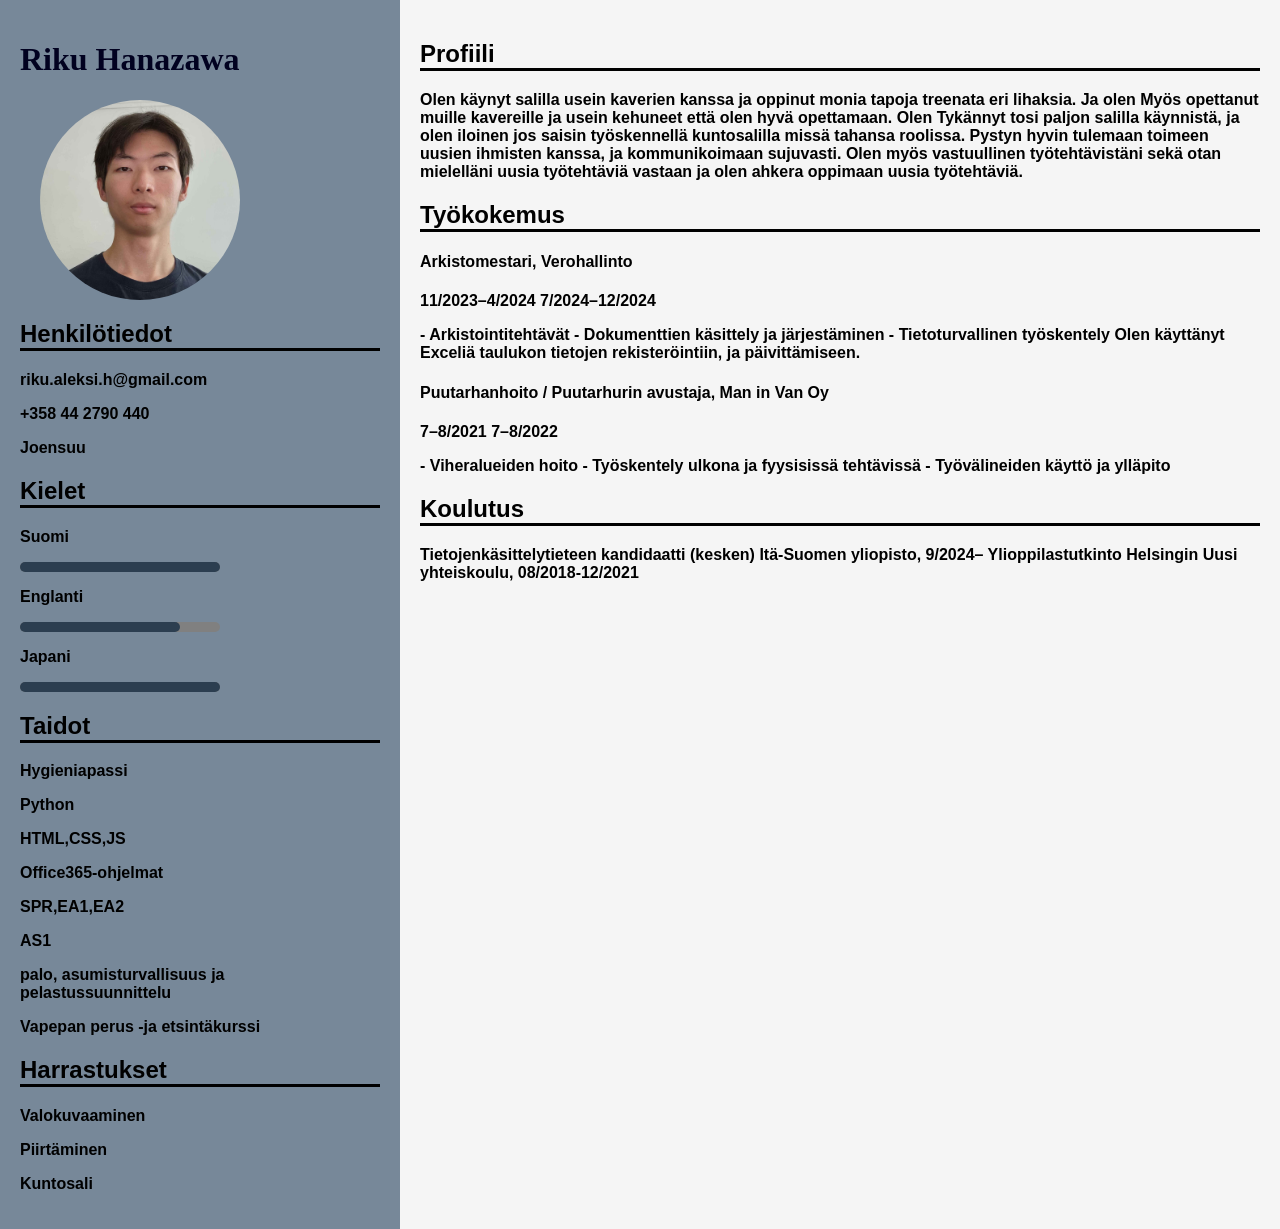
<file: index.html>
<!DOCTYPE html>
<html lang="fi">
<head>
    <meta charset="UTF-8">
    <meta name="viewport" content="width=device-width,initial-scale=1.0">
    <title>Riku Hanazawa</title>
    <!-- CSS-tiedoston yhdistys -->
    <link rel="stylesheet" href="style.css">
</head>
<body>
    
    

    <div class="container">
        <div class="vasen">
            <h1>Riku Hanazawa</h1>
            <img class="profiilikuva" src="Selfie_Riku2.jpg" alt="Profiilikuva">
            <h2>Henkilötiedot</h2>
            <p class="email">riku.aleksi.h@gmail.com</p>
            <p>+358 44 2790 440</p>
            <p>Joensuu</p>

            <h2>Kielet</h2>
            <p>Suomi</p>
            <div class="palkki">
                <div class="suomi"></div>
            </div>
            <p>Englanti</p>
            <div class="palkki">
                <div class="englanti"></div>
            </div>
            <p>Japani</p>
            <div class="palkki">
                <div class="japani"></div>
            </div>
            
            <h2> Taidot </h2>
            <p>Hygieniapassi</p>
            <p>Python</p>
            <p>HTML,CSS,JS</p>
            <p>Office365-ohjelmat</p>
            <p>SPR,EA1,EA2</p>
            <p>AS1</p>
            <p>palo, asumisturvallisuus ja pelastussuunnittelu</p>
            <p>Vapepan perus -ja etsintäkurssi</p>

            <h2> Harrastukset </h2>
            <p id="valokuvaus">Valokuvaaminen</p>
            <p>Piirtäminen</p>
            <p>Kuntosali</p>

        </div>
        <div class="oikea">
            <h2> Profiili </h2>
            <p>Olen käynyt salilla usein kaverien kanssa ja oppinut monia tapoja treenata eri lihaksia. Ja olen Myös opettanut muille kavereille ja usein kehuneet että olen hyvä opettamaan. Olen Tykännyt tosi paljon salilla käynnistä, ja olen iloinen jos saisin työskennellä kuntosalilla missä tahansa roolissa. 
            Pystyn hyvin tulemaan toimeen uusien ihmisten kanssa, ja kommunikoimaan sujuvasti. Olen myös vastuullinen työtehtävistäni sekä otan mielelläni uusia työtehtäviä vastaan ja olen ahkera oppimaan uusia työtehtäviä.
            </p>
            <h2> Työkokemus </h2>
            <h4>Arkistomestari, Verohallinto</h4>
            <p>11/2023–4/2024 7/2024–12/2024</p>
            <p>- Arkistointitehtävät
            - Dokumenttien käsittely ja järjestäminen
            - Tietoturvallinen työskentely
            Olen käyttänyt Exceliä taulukon tietojen rekisteröintiin, ja päivittämiseen. 
            </p>
            <h4>Puutarhanhoito / Puutarhurin avustaja, Man in Van Oy </h4>
            <p>7–8/2021 7–8/2022</p>
            <p>- Viheralueiden hoito
            - Työskentely ulkona ja fyysisissä tehtävissä
            - Työvälineiden käyttö ja ylläpito</p>
            <h2> Koulutus </h2>
            <p>Tietojenkäsittelytieteen kandidaatti (kesken) Itä-Suomen yliopisto, 9/2024–
            Ylioppilastutkinto Helsingin Uusi yhteiskoulu, 08/2018-12/2021</p>
        </div>
        
    </div>
    <!-- JS tiedoston yhdistys -->
    <script src="script.js"></script>
</body>
</html>
</file>
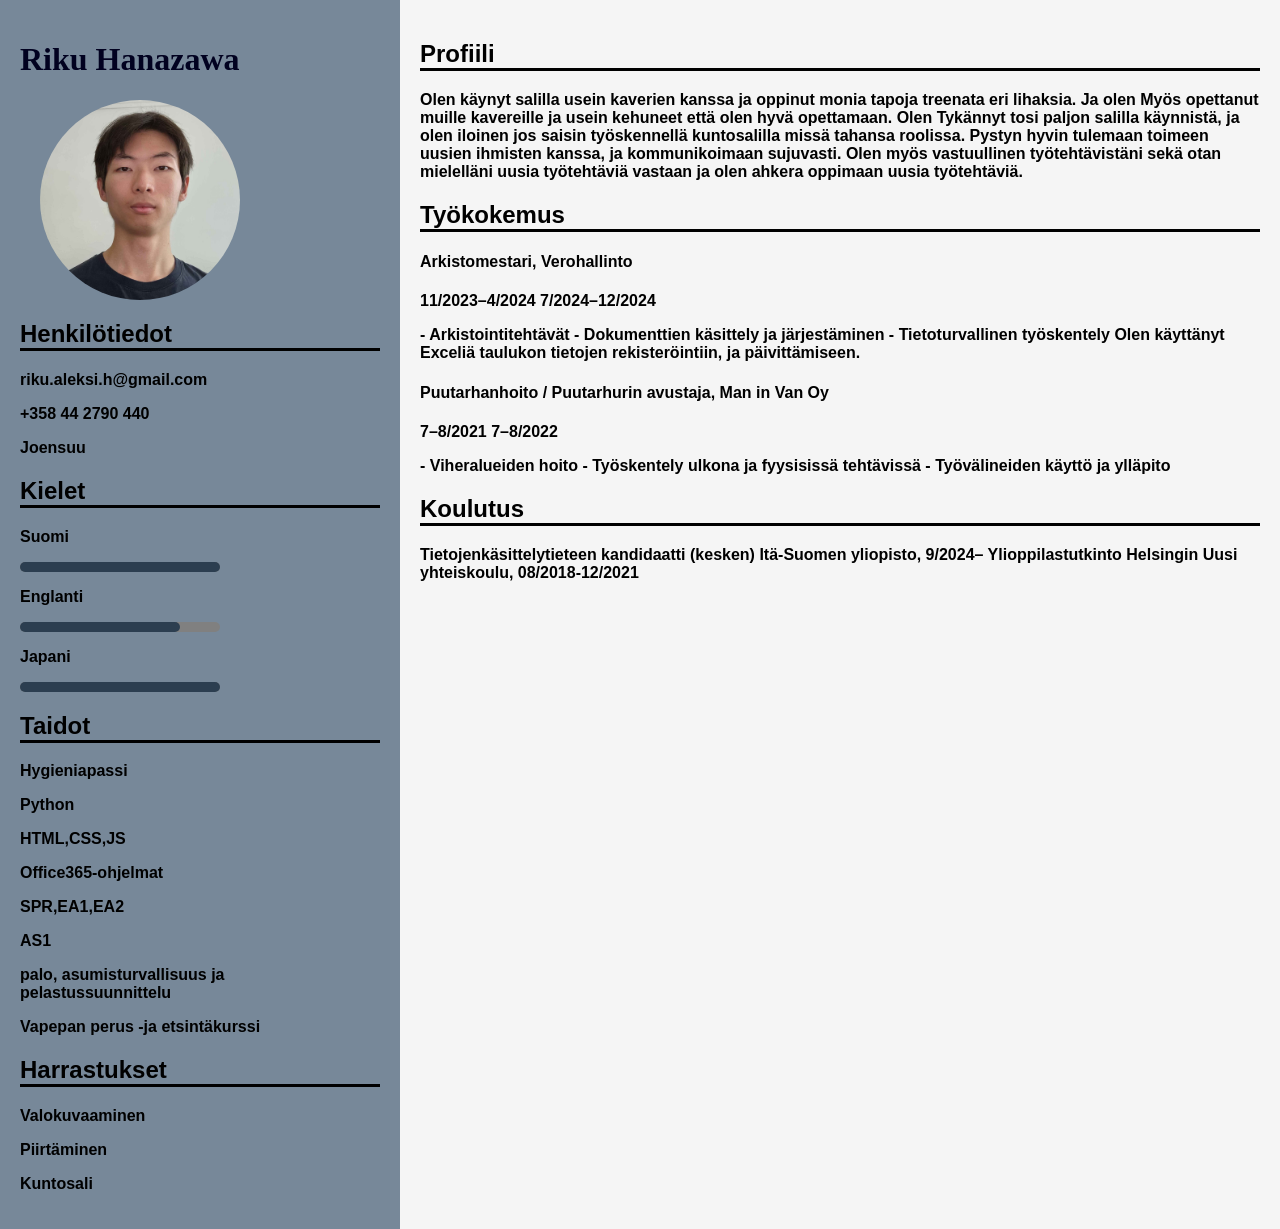
<file: CV_HTML.html>
<!DOCTYPE html>
<html lang="fi">
<head>
    <meta charset="UTF-8">
    <meta name="viewport" content="width=device-width,initial-scale=1.0">
    <title>Riku Hanazawa</title>
    <!-- CSS-tiedoston yhdistys -->
    <link rel="stylesheet" href="style.css">
</head>
<body>
    
    

    <div class="container">
        <div class="vasen">
            <h1>Riku Hanazawa</h1>
            <img class="profiilikuva" src="Selfie_Riku2.jpg" alt="Profiilikuva">
            <h2>Henkilötiedot</h2>
            <p class="email">riku.aleksi.h@gmail.com</p>
            <p>+358 44 2790 440</p>
            <p>Joensuu</p>

            <h2>Kielet</h2>
            <p>Suomi</p>
            <div class="palkki">
                <div class="suomi"></div>
            </div>
            <p>Englanti</p>
            <div class="palkki">
                <div class="englanti"></div>
            </div>
            <p>Japani</p>
            <div class="palkki">
                <div class="japani"></div>
            </div>
            
            <h2> Taidot </h2>
            <p>Hygieniapassi</p>
            <p>Python</p>
            <p>HTML,CSS,JS</p>
            <p>Office365-ohjelmat</p>
            <p>SPR,EA1,EA2</p>
            <p>AS1</p>
            <p>palo, asumisturvallisuus ja pelastussuunnittelu</p>
            <p>Vapepan perus -ja etsintäkurssi</p>

            <h2> Harrastukset </h2>
            <p id="valokuvaus">Valokuvaaminen</p>
            <p>Piirtäminen</p>
            <p>Kuntosali</p>

        </div>
        <div class="oikea">
            <h2> Profiili </h2>
            <p>Olen käynyt salilla usein kaverien kanssa ja oppinut monia tapoja treenata eri lihaksia. Ja olen Myös opettanut muille kavereille ja usein kehuneet että olen hyvä opettamaan. Olen Tykännyt tosi paljon salilla käynnistä, ja olen iloinen jos saisin työskennellä kuntosalilla missä tahansa roolissa. 
            Pystyn hyvin tulemaan toimeen uusien ihmisten kanssa, ja kommunikoimaan sujuvasti. Olen myös vastuullinen työtehtävistäni sekä otan mielelläni uusia työtehtäviä vastaan ja olen ahkera oppimaan uusia työtehtäviä.
            </p>
            <h2> Työkokemus </h2>
            <h4>Arkistomestari, Verohallinto</h4>
            <p>11/2023–4/2024 7/2024–12/2024</p>
            <p>- Arkistointitehtävät
            - Dokumenttien käsittely ja järjestäminen
            - Tietoturvallinen työskentely
            Olen käyttänyt Exceliä taulukon tietojen rekisteröintiin, ja päivittämiseen. 
            </p>
            <h4>Puutarhanhoito / Puutarhurin avustaja, Man in Van Oy </h4>
            <p>7–8/2021 7–8/2022</p>
            <p>- Viheralueiden hoito
            - Työskentely ulkona ja fyysisissä tehtävissä
            - Työvälineiden käyttö ja ylläpito</p>
            <h2> Koulutus </h2>
            <p>Tietojenkäsittelytieteen kandidaatti (kesken) Itä-Suomen yliopisto, 9/2024–
            Ylioppilastutkinto Helsingin Uusi yhteiskoulu, 08/2018-12/2021</p>
        </div>
        
    </div>
    <!-- JS tiedoston yhdistys -->
    <script src="script.js"></script>
</body>
</html>
</file>
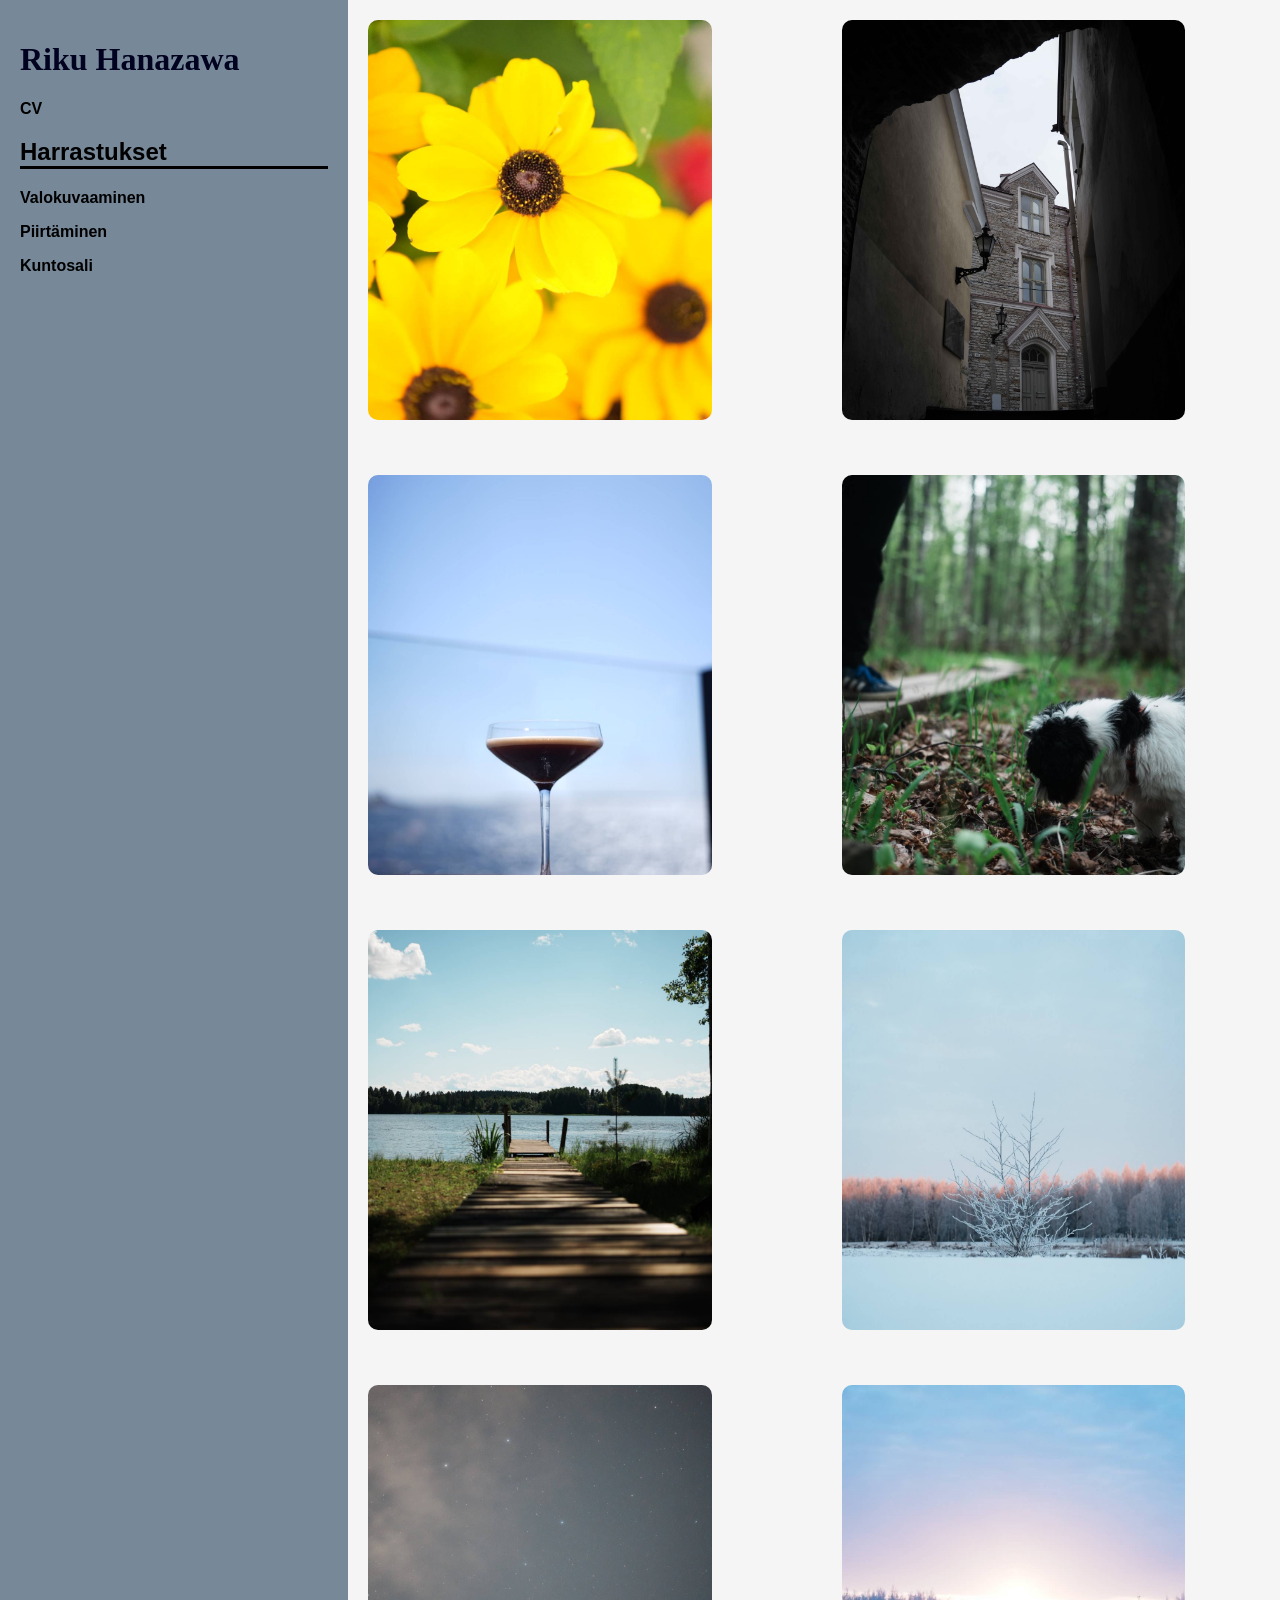
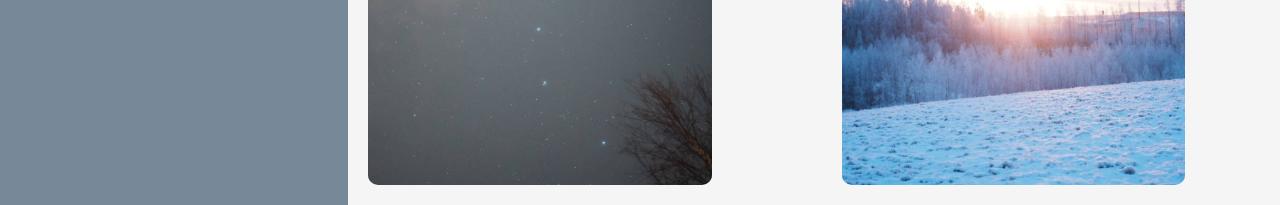
<file: valokuvaus.html>
<!DOCTYPE html>
<html lang="fi">
<head>
    <meta charset="UTF-8">
    <meta name="viewport" content="width=device-width,initial-scale=1.0">
    <title>Photographing</title>
    <!-- CSS-tiedoston yhdistys -->
    <link rel="stylesheet" href="style.css">
</head>
<body>
    
    <!-- JS tiedoston yhdistys -->
    <script src="script.js"></script>

    <div class="container">
        <div class="vasen">
            <h1>Riku Hanazawa</h1>

            <p id="cv">CV</p>
            <h2> Harrastukset </h2>
            <p id="valokuvaus">Valokuvaaminen</p>
            <p>Piirtäminen</p>
            <p>Kuntosali</p>

        </div>

        
        <div class="galleria">
            <img src="kuva1.jpg" alt="Kuva 1">
            <img src="kuva2.jpg" alt="Kuva 2">
            <img src="kuva3.jpg" alt="Kuva 3">
            <img src="kuva4.jpg" alt="Kuva 4">
            <img src="kuva5.jpg" alt="Kuva 5">
            <img src="kuva6.jpg" alt="Kuva 6">
            <img src="kuva7.jpg" alt="Kuva 7">
            <img src="kuva8.jpg" alt="Kuva 8">
        </div>
        
        
    </div>
    <!-- JS tiedoston yhdistys -->
    <script src="script.js"></script>
</body>
</html>
</file>
<file: style.css>
body {
    font-family: Arial,sans-serif;
    font-size: medium;
    font-weight: 550;
    margin: 0;
    padding: 0;
    background-color: #f5f5f5;
}

h1 {
    color: rgb(1, 1, 32);
    font-family: 'Times New Roman', Times, serif;
}

.container {
    display: flex;
    min-height: 100vh;
}

.vasen {
    width: 30%;
    background-color: lightslategray;
    padding: 20px;
}

.oikea {
    width: 70%;
    padding: 20px;
}

h2 {
    text-align: middle;
    border-bottom: 3px solid black;
}

.profiilikuva {
    width: 200px;
    height: 200px;
    border-radius: 50%;
    display: block;
    margin: 20px 20px 20px 20px;
}

.palkki {
    width: 200px;
    
    height: 10px;
    background-color: gray;
    border-radius: 10px;
}

.suomi {
    width: 100%;
    height: 100%;
    background-color: #2c3e50;
    border-radius: 10px;
}

.englanti {
    width: 80%;
    height: 100%;
    background-color: #2c3e50;
    border-radius: 10px;
}

.japani {
    width: 100%;
    height: 100%;
    background-color: #2c3e50;
    border-radius: 10px;
}

.galleria {
    display: grid;
    grid-template-columns: repeat(2, 1fr);
    gap: 15px;
}

.galleria img {
    width: 75%;
    height: 400px;
    object-fit: cover;
    border-radius: 10px;
    margin: 20px;
}

#valokuvaus {
    cursor: pointer;
}
#valokuvaus:hover{
    color:blue;
}

#cv {
    cursor: pointer;
}
#cv:hover {
    color: blue;
}
</file>
